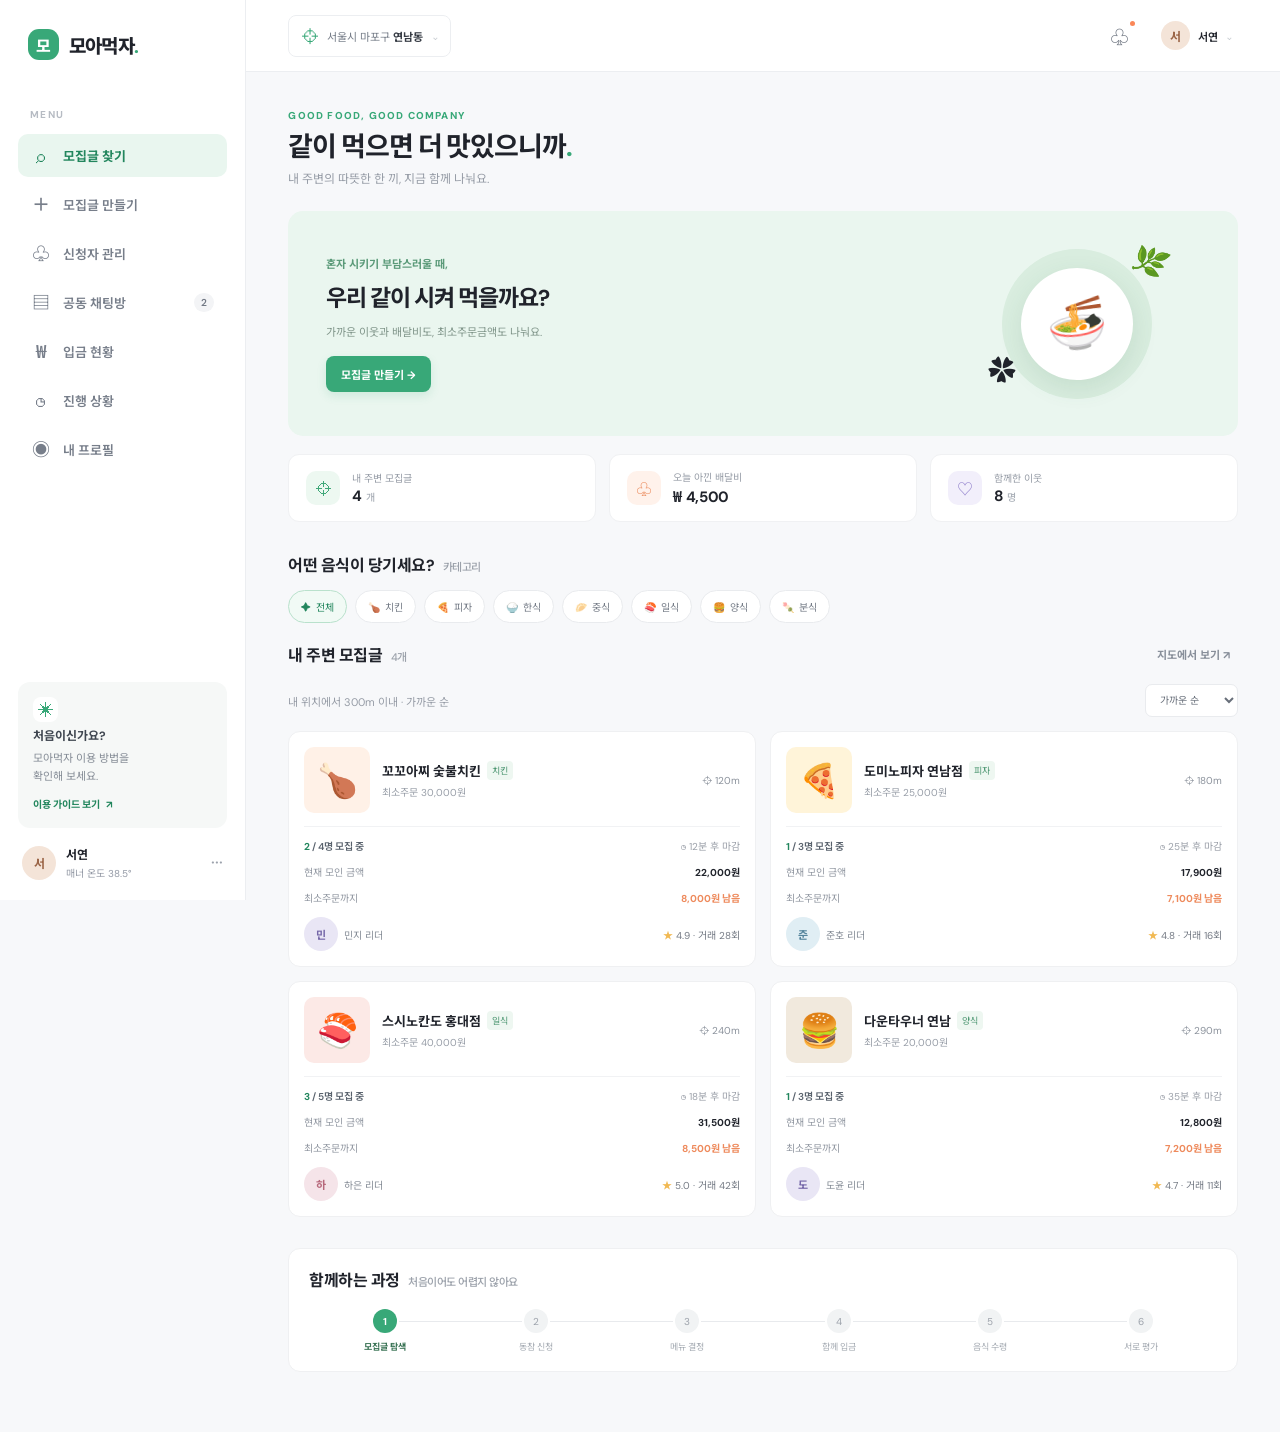
<file: index.html>
<!doctype html>
<html lang="ko">
  <head>
    <meta charset="UTF-8" />
    <meta name="viewport" content="width=device-width, initial-scale=1.0" />
    <meta name="theme-color" content="#f7f8fa" />
    <title>모아먹자 - 같이 시키면 더 맛있으니까</title>
    <link rel="stylesheet" href="styles.css" />
  </head>
  <body>
    <div class="app-shell">
      <aside class="sidebar">
        <a class="brand" href="#" data-page="discover" aria-label="모아먹자 홈">
          <span class="brand-mark">모</span>
          <span>모아먹자<span class="brand-period">.</span></span>
        </a>
        <div class="side-label">MENU</div>
        <nav class="side-nav" aria-label="메인 메뉴">
          <button class="nav-item active" data-page="discover"><span class="nav-icon">⌕</span>모집글 찾기</button>
          <button class="nav-item" data-page="create"><span class="nav-icon">＋</span>모집글 만들기</button>
          <button class="nav-item" data-page="applicants"><span class="nav-icon">♧</span>신청자 관리</button>
          <button class="nav-item" data-page="chat"><span class="nav-icon">▤</span>공동 채팅방<span class="nav-badge">2</span></button>
          <button class="nav-item" data-page="payment"><span class="nav-icon">₩</span>입금 현황</button>
          <button class="nav-item" data-page="delivery"><span class="nav-icon">◷</span>진행 상황</button>
          <button class="nav-item" data-page="profile"><span class="nav-icon">◉</span>내 프로필</button>
        </nav>
        <div class="sidebar-bottom">
          <div class="help-card">
            <span class="help-icon">✳</span>
            <strong>처음이신가요?</strong>
            <span>모아먹자 이용 방법을<br />확인해 보세요.</span>
            <button id="helpButton">이용 가이드 보기 <span>↗</span></button>
          </div>
          <button class="user-mini" data-page="profile">
            <span class="avatar avatar-me">서</span>
            <span class="user-mini-copy"><strong>서연</strong><small>매너 온도 38.5°</small></span>
            <span class="more">···</span>
          </button>
        </div>
      </aside>

      <main class="main-area">
        <header class="topbar">
          <div class="mobile-brand"><span class="brand-mark">모</span> 모아먹자<span class="brand-period">.</span></div>
          <div class="location-pill"><span class="pin">⌖</span><span>서울시 마포구 <strong>연남동</strong></span><span class="chevron">⌄</span></div>
          <div class="topbar-right">
            <button class="icon-button notification" aria-label="알림">♧<i></i></button>
            <button class="top-profile" data-page="profile"><span class="avatar avatar-me">서</span><span>서연</span><span class="chevron">⌄</span></button>
          </div>
        </header>

        <div class="page-content" id="pageContent"></div>
      </main>
    </div>
    <div class="toast" id="toast" role="status" aria-live="polite"></div>
    <div class="modal-backdrop" id="modalBackdrop" hidden>
      <section class="modal" role="dialog" aria-modal="true" aria-labelledby="modalTitle">
        <button class="modal-close" id="modalClose" aria-label="닫기">×</button>
        <div id="modalContent"></div>
      </section>
    </div>
    <script defer src="https://js.tosspayments.com/v1/payment"></script>
    <script defer src="app.js"></script>
  </body>
</html>
</file>
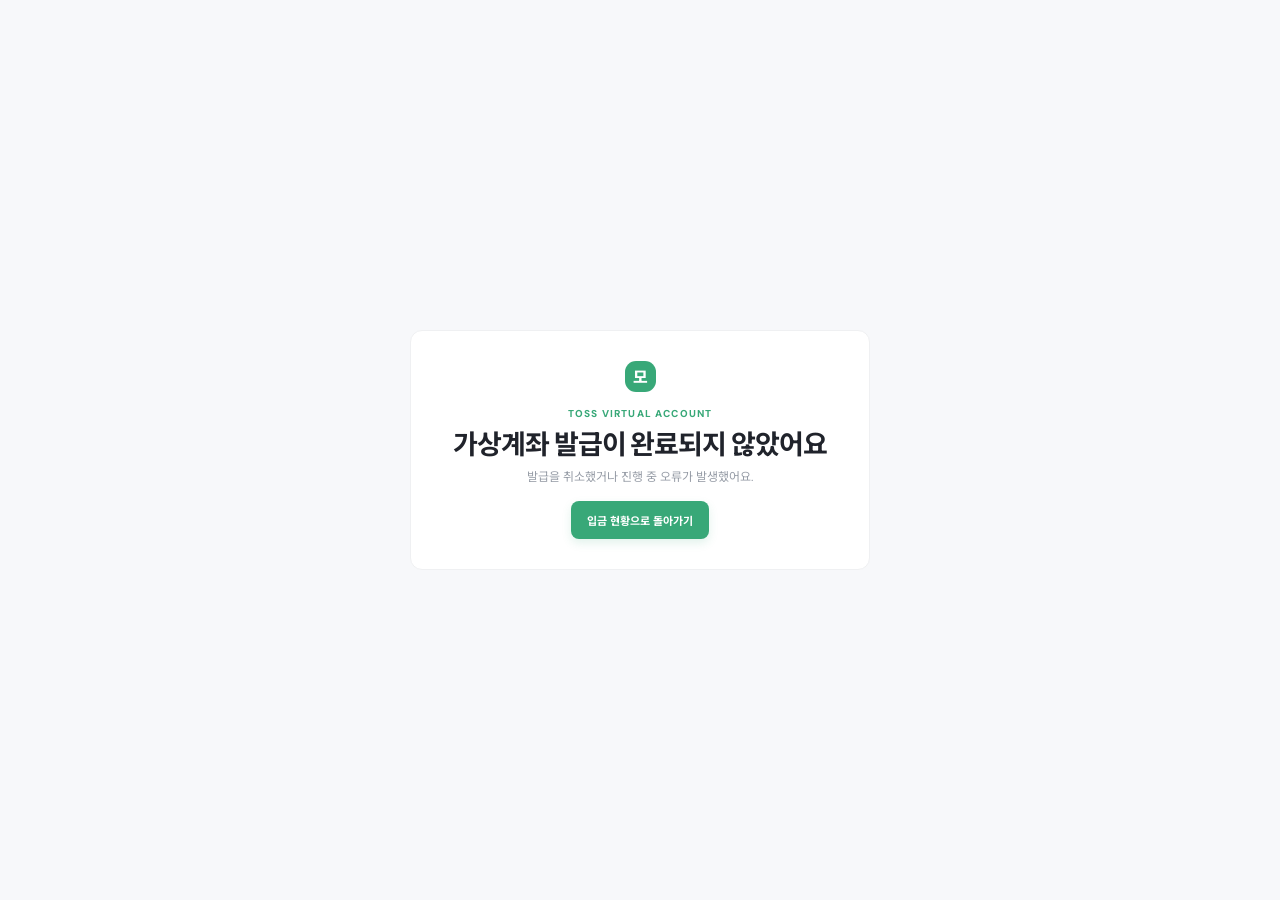
<file: payment-fail.html>
<!doctype html>
<html lang="ko">
  <head>
    <meta charset="UTF-8" />
    <meta name="viewport" content="width=device-width, initial-scale=1.0" />
    <meta name="theme-color" content="#f7f8fa" />
    <title>가상계좌 발급 취소 - 모아먹자</title>
    <link rel="stylesheet" href="/styles.css" />
    <style>
      body { min-height: 100vh; display: grid; place-items: center; padding: 20px; }
      main { width: min(460px, 100%); text-align: center; }
      .page-card { padding: 30px; }
      .primary-button { display: inline-block; margin-top: 16px; }
      #message { white-space: pre-line; }
    </style>
  </head>
  <body>
    <main class="page-card">
      <div class="brand-mark" style="margin:0 auto 15px">모</div>
      <div class="eyebrow">TOSS VIRTUAL ACCOUNT</div>
      <h1>가상계좌 발급이 완료되지 않았어요</h1>
      <p class="subheading" id="message">발급을 취소했거나 진행 중 오류가 발생했어요.</p>
      <a class="primary-button" href="/?page=payment">입금 현황으로 돌아가기</a>
    </main>
    <script>
      const params = new URLSearchParams(location.search);
      const message = document.querySelector("#message");
      const code = params.get("code");
      const text = params.get("message");
      if (code || text) message.textContent = [code, text].filter(Boolean).join(" · ");

      const orderId = params.get("orderId");
      const participantId = params.get("participantId");
      if (orderId && participantId) {
        fetch("/api/virtual-accounts", {
          method: "POST",
          headers: { "Content-Type": "application/json" },
          body: JSON.stringify({ action: "abandon", groupId: "demo-group-0928-03", participantId, orderId })
        });
      }
    </script>
  </body>
</html>
</file>
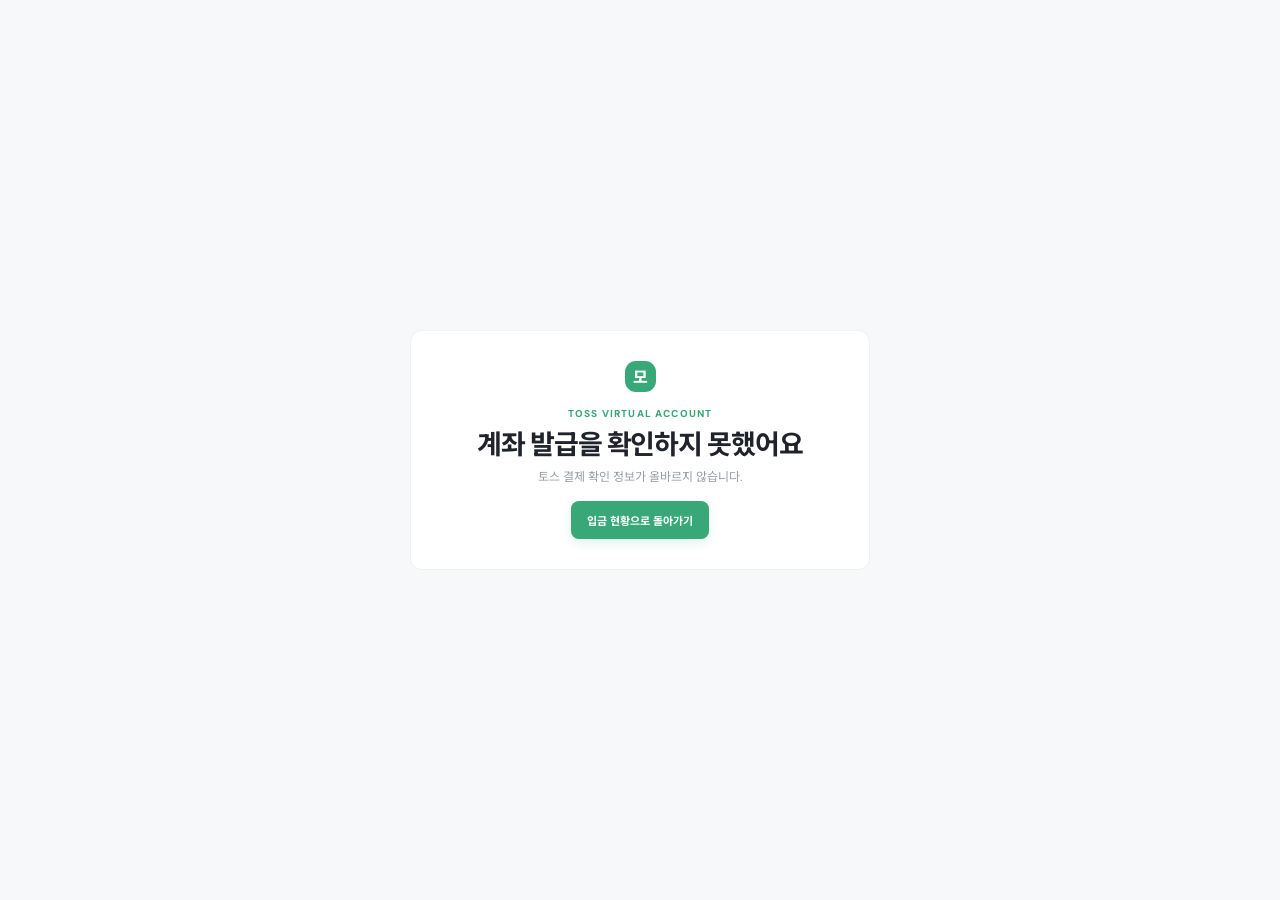
<file: payment-success.html>
<!doctype html>
<html lang="ko">
  <head>
    <meta charset="UTF-8" />
    <meta name="viewport" content="width=device-width, initial-scale=1.0" />
    <meta name="theme-color" content="#f7f8fa" />
    <title>가상계좌 발급 확인 - 모아먹자</title>
    <link rel="stylesheet" href="/styles.css" />
    <style>
      body { min-height: 100vh; display: grid; place-items: center; padding: 20px; }
      main { width: min(460px, 100%); text-align: center; }
      .account-number { overflow-wrap: anywhere; font-size: 21px; font-weight: 800; margin: 16px 0; color: #20232b; }
      #message { white-space: pre-line; }
      .primary-button { display: inline-block; margin-top: 16px; }
      .page-card { padding: 30px; }
    </style>
  </head>
  <body>
    <main class="page-card">
      <div class="brand-mark" style="margin:0 auto 15px">모</div>
      <div class="eyebrow">TOSS VIRTUAL ACCOUNT</div>
      <h1 id="title">가상계좌 발급을 확인하고 있어요</h1>
      <p class="subheading" id="message">토스페이먼츠에 결제 정보를 확인합니다.</p>
      <div id="account" hidden></div>
      <a class="primary-button" href="/?page=payment">입금 현황으로 돌아가기</a>
    </main>
    <script>
      const title = document.querySelector("#title");
      const message = document.querySelector("#message");
      const accountView = document.querySelector("#account");
      const params = new URLSearchParams(location.search);
      const details = {
        paymentKey: params.get("paymentKey"),
        orderId: params.get("orderId"),
        amount: Number(params.get("amount"))
      };

      async function confirmAccount() {
        if (!details.paymentKey || !details.orderId || !Number.isSafeInteger(details.amount)) {
          throw new Error("토스 결제 확인 정보가 올바르지 않습니다.");
        }
        const response = await fetch("/api/confirm-virtual-account", {
          method: "POST",
          headers: { "Content-Type": "application/json" },
          body: JSON.stringify(details)
        });
        const result = await response.json();
        if (!response.ok) throw new Error(result.error || "가상계좌 발급 확인에 실패했습니다.");

        title.textContent = "가상계좌가 발급됐어요";
        message.textContent = "표시된 금액을 입금해 주세요. 입금은 웹훅으로 자동 확인됩니다.";
        accountView.hidden = false;
        accountView.className = "issued-account-card";
        const bankNames = { "06": "KB국민은행", "11": "NH농협은행", "20": "우리은행", "81": "하나은행", "88": "신한은행" };
        const account = result.account;
        const bank = document.createElement("strong");
        bank.textContent = bankNames[account.bankCode] || "가상계좌";
        const number = document.createElement("div");
        number.className = "account-number";
        number.textContent = account.accountNumber || "계좌번호를 확인하지 못했습니다.";
        const amount = document.createElement("span");
        amount.textContent = `입금 금액: ${Number(account.amount).toLocaleString("ko-KR")}원`;
        const dueDate = document.createElement("span");
        dueDate.textContent = `입금 기한: ${account.dueDate || "토스페이먼츠 안내 시간"}`;
        accountView.append(bank, number, amount, dueDate);
      }

      confirmAccount().catch((error) => {
        title.textContent = "계좌 발급을 확인하지 못했어요";
        message.textContent = error.message;
      });
    </script>
  </body>
</html>
</file>
<file: styles.css>
@import url("https://fonts.googleapis.com/css2?family=DM+Sans:wght@400;500;600;700;800&family=Noto+Sans+KR:wght@400;500;600;700;800&display=swap");

:root {
  font-family: "DM Sans", "Noto Sans KR", sans-serif;
  color: #20232b;
  background: #f7f8fa;
  font-synthesis: none;
  text-rendering: optimizeLegibility;
  --ink: #20232b;
  --muted: #9298a4;
  --line: #eceef1;
  --green: #38a878;
  --green-dark: #22865d;
  --green-light: #e9f6ef;
  --orange: #fa8758;
  --shadow: 0 10px 35px rgba(37, 51, 45, .055);
}

* { box-sizing: border-box; }
body { margin: 0; min-width: 320px; }
button, input, select, textarea { font: inherit; }
button { color: inherit; cursor: pointer; }
a { color: inherit; text-decoration: none; }
.app-shell { min-height: 100vh; }
.sidebar { width: 246px; background: #fff; border-right: 1px solid var(--line); position: fixed; inset: 0 auto 0 0; padding: 29px 18px 18px; display: flex; flex-direction: column; z-index: 5; }
.brand { display: flex; align-items: center; gap: 10px; font-size: 19px; font-weight: 800; letter-spacing: -.8px; padding: 0 10px; }
.brand-mark { width: 31px; height: 31px; border-radius: 11px; background: var(--green); color: white; display: inline-flex; justify-content: center; align-items: center; font-size: 16px; font-weight: 800; }
.brand-period { color: var(--green); }
.side-label { color: #b6bbc3; font-size: 10px; letter-spacing: 1.3px; font-weight: 700; margin: 48px 12px 13px; }
.side-nav { display: grid; gap: 6px; }
.nav-item { position: relative; border: 0; background: transparent; color: #777e8a; width: 100%; text-align: left; border-radius: 10px; display: flex; align-items: center; gap: 13px; padding: 12px 13px; font-size: 13px; font-weight: 600; transition: .18s; }
.nav-item:hover { background: #f7f9f8; color: var(--ink); }
.nav-item.active { background: var(--green-light); color: var(--green-dark); font-weight: 700; }
.nav-icon { width: 19px; display: inline-flex; justify-content: center; font-size: 18px; line-height: 1; }
.nav-badge { margin-left: auto; font-size: 10px; background: #f3f4f6; border-radius: 20px; padding: 3px 7px; color: #707783; }
.sidebar-bottom { margin-top: auto; }
.help-card { display: flex; flex-direction: column; background: #f6f8f7; border-radius: 12px; padding: 15px; color: #858c96; font-size: 11px; line-height: 1.7; position: relative; }
.help-card strong { color: #3f4650; font-size: 12px; margin: 4px 0 2px; }
.help-icon { width: 25px; height: 25px; display: grid; place-items: center; border-radius: 8px; color: var(--green); background: white; font-size: 16px; }
.help-card button { background: transparent; padding: 10px 0 0; border: 0; text-align: left; color: var(--green-dark); font-size: 10px; font-weight: 700; }
.help-card button span { margin-left: 4px; }
.user-mini { width: 100%; border: 0; background: white; display: flex; align-items: center; gap: 10px; padding: 17px 4px 2px; text-align: left; }
.avatar { border-radius: 50%; display: inline-grid; place-items: center; flex: 0 0 auto; font-weight: 700; }
.avatar-me { width: 34px; height: 34px; background: #f4e4d8; color: #9b6547; font-size: 12px; }
.user-mini-copy { display: grid; gap: 2px; }
.user-mini-copy strong { font-size: 12px; }
.user-mini-copy small { color: var(--muted); font-size: 10px; }
.more { margin-left: auto; color: #9ca2ac; font-size: 19px; }
.main-area { margin-left: 246px; min-height: 100vh; }
.topbar { height: 72px; background: rgba(255,255,255,.92); border-bottom: 1px solid var(--line); display: flex; align-items: center; justify-content: space-between; padding: 0 4.1%; position: sticky; top: 0; z-index: 4; backdrop-filter: blur(12px); }
.mobile-brand { display: none; }
.location-pill { display: flex; align-items: center; gap: 9px; border: 1px solid var(--line); border-radius: 8px; padding: 9px 12px; color: #777e89; font-size: 11px; }
.location-pill strong { color: #373c45; }
.pin { color: var(--green); font-size: 17px; }
.chevron { color: #aab0b9; font-size: 12px; }
.topbar-right { display: flex; align-items: center; gap: 20px; }
.icon-button, .top-profile { border: 0; background: transparent; }
.icon-button { font-size: 19px; color: #727984; position: relative; }
.notification i { width: 5px; height: 5px; border-radius: 50%; background: var(--orange); position: absolute; right: 0; top: 0; }
.top-profile { display: flex; align-items: center; gap: 8px; font-size: 11px; font-weight: 600; }
.top-profile .avatar { width: 29px; height: 29px; }
.page-content { width: min(1160px, 100%); padding: 37px 4.1% 60px; margin: 0 auto; }
.eyebrow { color: var(--green); font-size: 10px; letter-spacing: 1.2px; font-weight: 800; text-transform: uppercase; }
.page-heading { display: flex; align-items: flex-end; justify-content: space-between; gap: 20px; margin-bottom: 24px; }
h1, h2, h3, p { margin-top: 0; }
h1 { font-size: 27px; letter-spacing: -1.1px; margin: 7px 0 5px; line-height: 1.3; }
.subheading { font-size: 12px; color: #969ca6; margin: 0; }
.primary-button, .secondary-button, .text-button { border-radius: 8px; font-weight: 700; transition: .16s; }
.primary-button { border: 0; background: var(--green); color: white; padding: 11px 16px; font-size: 11px; box-shadow: 0 4px 10px rgba(56,168,120,.15); }
.primary-button:hover { background: var(--green-dark); transform: translateY(-1px); }
.secondary-button { border: 1px solid #e5e8eb; background: #fff; color: #59616d; padding: 10px 14px; font-size: 11px; }
.secondary-button:hover { border-color: #b6ddca; color: var(--green-dark); }
.text-button { border: 0; background: transparent; color: var(--green-dark); padding: 8px; font-size: 11px; }
.hero { border-radius: 15px; background: #eaf6ef; min-height: 202px; display: flex; align-items: center; justify-content: space-between; overflow: hidden; padding: 30px 38px; position: relative; }
.hero-copy { position: relative; z-index: 1; }
.hero-kicker { color: #5b9a79; font-size: 11px; font-weight: 700; margin-bottom: 10px; }
.hero h2 { font-size: 23px; letter-spacing: -1px; line-height: 1.5; margin: 0 0 8px; }
.hero p { color: #80958a; font-size: 11px; margin: 0 0 17px; }
.hero .primary-button { padding: 10px 15px; }
.hero-art { width: 195px; height: 165px; display: grid; place-items: center; position: relative; margin-right: 25px; }
.art-circle { position: absolute; width: 150px; height: 150px; border-radius: 50%; background: #d9eddf; }
.art-plate { position: relative; width: 112px; height: 112px; border-radius: 50%; background: #fff; box-shadow: 0 8px 24px rgba(59,114,82,.12); display: grid; place-items: center; font-size: 49px; transform: rotate(-8deg); }
.art-leaf { position: absolute; font-size: 28px; z-index: 2; }
.art-leaf.one { top: 2px; right: 8px; transform: rotate(29deg); }
.art-leaf.two { left: 7px; bottom: 17px; transform: rotate(-33deg); }
.stat-row { display: grid; grid-template-columns: repeat(3, 1fr); gap: 13px; margin: 18px 0 30px; }
.stat-card { background: #fff; border: 1px solid #f0f1f3; border-radius: 11px; padding: 14px 17px; display: flex; align-items: center; gap: 12px; }
.stat-icon { height: 34px; width: 34px; border-radius: 10px; display: grid; place-items: center; font-size: 16px; }
.stat-icon.mint { background: #edf8f1; color: #40a879; }
.stat-icon.peach { background: #fff2eb; color: #ec9064; }
.stat-icon.lilac { background: #f2effb; color: #9180cc; }
.stat-copy { display: grid; gap: 1px; }
.stat-copy small { color: #969ca6; font-size: 10px; }
.stat-copy strong { font-size: 15px; letter-spacing: -.3px; }
.stat-copy strong em { color: #aab0b8; font-style: normal; font-size: 10px; font-weight: 500; }
.section-title { display: flex; align-items: center; justify-content: space-between; margin: 0 0 14px; }
.section-title h2 { margin: 0; font-size: 16px; letter-spacing: -.5px; }
.section-title h2 span { color: #9ba1aa; font-size: 11px; font-weight: 500; margin-left: 5px; }
.section-title .text-button { color: #888f9a; }
.category-row { display: flex; gap: 8px; flex-wrap: wrap; margin-bottom: 15px; }
.category-chip { border: 1px solid #e9ebee; background: white; border-radius: 30px; padding: 8px 12px; font-size: 10px; color: #747b86; }
.category-chip.active, .category-chip:hover { color: var(--green-dark); border-color: #b9e1cc; background: #f1faf5; }
.category-chip span { margin-right: 5px; }
.list-toolbar { display: flex; align-items: center; justify-content: space-between; margin: 14px 0; }
.list-toolbar span { font-size: 11px; color: #969ca6; }
.sort-select { border: 1px solid #e9ebee; background: white; border-radius: 7px; padding: 8px 10px; font-size: 10px; color: #686f7a; outline: 0; }
.post-grid { display: grid; grid-template-columns: repeat(2, minmax(0, 1fr)); gap: 14px; }
.post-card { background: white; border: 1px solid #eff0f2; border-radius: 12px; padding: 15px; cursor: pointer; transition: .18s; min-width: 0; }
.post-card:hover { transform: translateY(-2px); box-shadow: var(--shadow); border-color: #d9eee2; }
.post-top { display: flex; gap: 12px; align-items: center; }
.food-thumb { width: 66px; height: 66px; border-radius: 10px; flex: 0 0 auto; display: grid; place-items: center; font-size: 33px; }
.food-thumb.chicken { background: #fff1e7; }
.food-thumb.pizza { background: #fff4d9; }
.food-thumb.sushi { background: #fce9e6; }
.food-thumb.burger { background: #f1e9dd; }
.food-thumb.tteok { background: #f9e9e9; }
.food-thumb.noodle { background: #edf2e7; }
.post-head { flex: 1; min-width: 0; }
.post-restaurant { display: flex; align-items: center; gap: 6px; margin-bottom: 4px; }
.post-restaurant strong { font-size: 13px; white-space: nowrap; overflow: hidden; text-overflow: ellipsis; }
.tag { border-radius: 4px; padding: 3px 5px; color: #47936d; background: #eef7f1; font-size: 9px; white-space: nowrap; }
.post-sub { color: #979da7; font-size: 10px; }
.post-distance { color: #8a919b; font-size: 10px; white-space: nowrap; }
.post-meta { display: flex; align-items: center; justify-content: space-between; margin-top: 13px; padding-top: 11px; border-top: 1px solid #f1f2f4; }
.member-count { color: #58616c; font-size: 10px; font-weight: 600; }
.member-count b { color: var(--green-dark); }
.post-deadline { color: #9a9fa8; font-size: 10px; }
.post-money { display: flex; justify-content: space-between; gap: 12px; margin-top: 11px; font-size: 10px; }
.post-money span { color: #9298a2; }
.post-money strong { font-size: 10px; }
.money-need { color: #ee8a5c !important; }
.leader-line { display: flex; align-items: center; gap: 6px; margin-top: 12px; color: #858c96; font-size: 10px; }
.avatar-leader { width: 20px; height: 20px; font-size: 8px; background: #e8e5f3; color: #7264a7; }
.leader-rating { margin-left: auto; color: #747a84; }
.star { color: #f1b953; }
.empty-state { padding: 44px 20px; text-align: center; color: #989ea8; background: #fff; border: 1px solid var(--line); border-radius: 12px; font-size: 12px; grid-column: 1/-1; }
.workflow-card { margin-top: 31px; background: white; border: 1px solid #eff0f2; border-radius: 12px; padding: 18px 20px; }
.workflow-steps { display: grid; grid-template-columns: repeat(6, 1fr); margin-top: 18px; }
.workflow-step { text-align: center; position: relative; color: #a3a9b1; font-size: 9px; }
.workflow-step:not(:last-child):after { content: ""; position: absolute; height: 1px; background: #e8eaed; width: calc(100% - 28px); left: calc(50% + 14px); top: 12px; }
.step-dot { width: 24px; height: 24px; position: relative; z-index: 1; display: grid; place-items: center; border-radius: 50%; background: #f1f3f4; color: #9ba1aa; margin: 0 auto 7px; font-size: 10px; }
.workflow-step.done { color: #56896e; }
.workflow-step.done .step-dot, .workflow-step.current .step-dot { background: var(--green); color: white; }
.workflow-step.current { color: #3b7456; font-weight: 700; }
.page-card { background: white; border: 1px solid #eff0f2; border-radius: 12px; padding: 21px; }
.detail-layout { display: grid; grid-template-columns: minmax(0, 1.5fr) minmax(250px, .8fr); gap: 17px; }
.detail-food { display: flex; gap: 17px; align-items: center; padding-bottom: 19px; border-bottom: 1px solid var(--line); }
.detail-food .food-thumb { width: 100px; height: 100px; font-size: 49px; }
.detail-food h2 { font-size: 19px; margin: 0 0 7px; }
.detail-food p { color: #8f96a0; font-size: 11px; margin: 0; }
.detail-stats { display: grid; grid-template-columns: repeat(3, 1fr); padding: 16px 0; border-bottom: 1px solid var(--line); }
.detail-stat small { display: block; color: #a0a5ad; font-size: 10px; margin-bottom: 5px; }
.detail-stat strong { font-size: 12px; }
.detail-block { padding-top: 17px; }
.detail-block h3 { font-size: 12px; margin: 0 0 9px; }
.detail-block p { font-size: 11px; line-height: 1.8; color: #818894; margin: 0; }
.leader-card { display: flex; align-items: center; gap: 12px; }
.avatar-large { width: 47px; height: 47px; background: #efe5dc; color: #a57452; font-size: 15px; }
.leader-info strong { display: block; font-size: 12px; margin-bottom: 4px; }
.leader-info small { color: #989ea8; font-size: 10px; }
.reputation-row { border-top: 1px solid var(--line); border-bottom: 1px solid var(--line); display: flex; padding: 14px 0; margin: 14px 0; justify-content: space-around; }
.reputation-row div { text-align: center; font-size: 10px; color: #9aa0a9; }
.reputation-row strong { display: block; font-size: 13px; color: #454b54; margin-bottom: 3px; }
.join-note { color: #999fa8; font-size: 10px; text-align: center; margin-top: 9px; }
.form-grid { display: grid; grid-template-columns: repeat(2, 1fr); gap: 15px; }
.form-field { display: grid; gap: 7px; }
.form-field.full { grid-column: 1/-1; }
.form-field label { color: #737a85; font-size: 10px; font-weight: 700; }
.form-field input, .form-field select, .form-field textarea { border: 1px solid #e8eaed; border-radius: 7px; padding: 11px; outline: none; font-size: 11px; color: #3e444d; background: #fff; }
.form-field textarea { resize: vertical; min-height: 75px; }
.form-field input:focus, .form-field select:focus, .form-field textarea:focus { border-color: #82c5a0; box-shadow: 0 0 0 3px #eaf6ef; }
.form-actions { display: flex; justify-content: flex-end; gap: 8px; margin-top: 19px; }
.applicant-row, .participant-row { display: flex; align-items: center; gap: 11px; padding: 13px 0; border-bottom: 1px solid #f0f1f3; }
.applicant-row:last-child, .participant-row:last-child { border-bottom: 0; }
.applicant-copy, .participant-copy { flex: 1; }
.applicant-copy strong, .participant-copy strong { display: block; font-size: 11px; margin-bottom: 4px; }
.applicant-copy small, .participant-copy small { color: #969ca6; font-size: 9px; }
.applicant-actions { display: flex; gap: 5px; }
.applicant-actions button { padding: 7px 9px; font-size: 9px; }
.avatar-purple { background: #e9e6f5; color: #7668a9; width: 34px; height: 34px; font-size: 11px; }
.avatar-blue { background: #e0eef4; color: #55859d; width: 34px; height: 34px; font-size: 11px; }
.avatar-pink { background: #f5e4e9; color: #b7687b; width: 34px; height: 34px; font-size: 11px; }
.chat-layout { display: grid; grid-template-columns: minmax(0, 1.5fr) minmax(240px, .8fr); gap: 15px; }
.chat-panel { background: white; border: 1px solid #eff0f2; border-radius: 12px; overflow: hidden; }
.chat-header { padding: 16px 18px; border-bottom: 1px solid var(--line); display: flex; align-items: center; justify-content: space-between; }
.chat-header strong { display: block; font-size: 12px; margin-bottom: 4px; }
.chat-header small { color: #9299a3; font-size: 10px; }
.online-dots { display: flex; }
.online-dots .avatar { width: 26px; height: 26px; border: 2px solid white; margin-left: -6px; font-size: 8px; }
.chat-status { background: #f8fbf9; color: #6c9b7e; padding: 8px 17px; font-size: 9px; border-bottom: 1px solid #eff2ef; }
.chat-messages { min-height: 300px; padding: 17px; display: flex; flex-direction: column; gap: 12px; background: #fdfdfd; }
.chat-message { display: flex; align-items: flex-end; gap: 7px; max-width: 85%; }
.chat-message.mine { align-self: flex-end; flex-direction: row-reverse; }
.chat-message .avatar { width: 24px; height: 24px; font-size: 8px; }
.bubble { padding: 9px 11px; border-radius: 10px 10px 10px 2px; background: #f0f2f3; color: #4e545d; font-size: 10px; line-height: 1.6; }
.mine .bubble { background: #e8f5ec; border-radius: 10px 10px 2px 10px; }
.message-time { color: #b0b5bd; font-size: 8px; white-space: nowrap; }
.chat-input { padding: 12px; border-top: 1px solid var(--line); display: flex; gap: 8px; }
.chat-input input { flex: 1; border: 1px solid #e9ebee; border-radius: 7px; padding: 10px; font-size: 10px; outline: 0; }
.chat-input button { width: 36px; border: 0; border-radius: 7px; background: var(--green); color: white; }
.menu-order { margin-top: 13px; }
.order-line { display: flex; justify-content: space-between; border-bottom: 1px solid #f0f1f3; padding: 10px 0; font-size: 10px; color: #6f7680; }
.order-total { display: flex; justify-content: space-between; padding-top: 13px; font-size: 11px; font-weight: 700; }
.order-total strong { color: var(--green-dark); }
.payment-total { background: #eff8f2; border-radius: 10px; padding: 18px; }
.payment-total small { color: #7c9e88; font-size: 10px; }
.payment-total strong { display: block; font-size: 24px; margin-top: 5px; letter-spacing: -.6px; }
.payment-total strong span { font-size: 13px; }
.status-pill { border-radius: 20px; display: inline-block; padding: 5px 8px; font-size: 9px; font-weight: 700; }
.status-paid { background: #edf7f0; color: #42916a; }
.status-pending { background: #fff4e9; color: #d68a49; }
.status-canceled { background: #f1f2f4; color: #747b86; }
.account-action:disabled { color: #a6abb3; background: #f7f8f9; cursor: not-allowed; }
.cancellation-notice { background: #fff5f1; color: #8c6a5d; }
.cancellation-notice strong { color: #9c563c; }
.participant-row .amount { font-size: 11px; font-weight: 700; margin-right: 9px; }
.payment-participant { gap: 8px; }
.account-action { padding: 7px 9px; white-space: nowrap; }
.bank-select-field { margin-top: 17px; }
.account-info-box { display: grid; gap: 5px; background: #f5f8f6; color: #7e8790; border-radius: 9px; padding: 13px; margin-top: 14px; font-size: 10px; line-height: 1.6; overflow-wrap: anywhere; }
.account-info-box strong { color: #4d725b; font-size: 11px; }
.issued-account-card { background: #f6f8f7; border-radius: 10px; padding: 15px; display: grid; gap: 9px; color: #767d87; font-size: 10px; }
.issued-account-card > strong { color: #343a42; font-size: 12px; }
.issued-account-card > span { display: flex; justify-content: space-between; gap: 10px; }
.issued-account-card > span b { color: #343a42; text-align: right; }
.issued-account-number { color: #252a30; font-size: 17px; font-weight: 800; letter-spacing: .5px; overflow-wrap: anywhere; }
.issued-account-card .secondary-button { justify-self: start; }
.progress-track { height: 6px; border-radius: 5px; background: #edf0f0; overflow: hidden; margin: 13px 0 6px; }
.progress-fill { height: 100%; background: var(--green); border-radius: inherit; transition: width .25s; }
.progress-caption { display: flex; justify-content: space-between; color: #9299a3; font-size: 9px; }
.timeline { display: grid; grid-template-columns: repeat(6, 1fr); padding: 18px 0 8px; }
.timeline-step { text-align: center; position: relative; color: #a3a9b1; font-size: 9px; }
.timeline-step:not(:last-child):after { content: ""; position: absolute; height: 2px; width: calc(100% - 27px); top: 12px; left: calc(50% + 14px); background: #e8eaed; }
.timeline-step.done:not(:last-child):after { background: #83c6a2; }
.timeline-step .step-dot { border: 0; }
.timeline-step.done .step-dot, .timeline-step.current .step-dot { background: var(--green); color: white; }
.timeline-step.current { color: #3b7456; font-weight: 700; }
.delivery-summary { display: grid; grid-template-columns: 1fr 1fr; gap: 12px; margin-top: 14px; }
.summary-tile { border-radius: 9px; padding: 14px; background: #f8f9fa; }
.summary-tile small { display: block; color: #979da6; font-size: 9px; margin-bottom: 6px; }
.summary-tile strong { font-size: 11px; }
.profile-hero { display: flex; align-items: center; gap: 17px; }
.profile-hero .avatar { width: 66px; height: 66px; font-size: 20px; }
.profile-hero h2 { font-size: 18px; margin: 0 0 4px; }
.profile-hero p { color: #9097a1; font-size: 10px; margin: 0; }
.profile-numbers { display: grid; grid-template-columns: repeat(3, 1fr); margin-top: 21px; padding-top: 18px; border-top: 1px solid var(--line); }
.profile-numbers div { color: #9aa0a9; text-align: center; font-size: 10px; border-right: 1px solid var(--line); }
.profile-numbers div:last-child { border: 0; }
.profile-numbers strong { display: block; font-size: 17px; color: #343941; margin-bottom: 4px; }
.review-item { padding: 13px 0; border-bottom: 1px solid #f0f1f3; }
.review-item:last-child { border-bottom: 0; }
.review-item p { color: #6c737d; font-size: 10px; margin: 7px 0; }
.review-item small { color: #a2a8b0; font-size: 9px; }
.toast { position: fixed; bottom: 24px; left: 50%; transform: translate(-50%, 15px); background: #252a30; color: white; font-size: 11px; border-radius: 8px; padding: 12px 17px; opacity: 0; pointer-events: none; transition: .22s; z-index: 20; box-shadow: 0 8px 25px #20232b30; }
.toast.visible { opacity: 1; transform: translate(-50%, 0); }
.modal-backdrop { position: fixed; inset: 0; background: rgba(30,36,34,.35); display: grid; place-items: center; padding: 20px; z-index: 10; }
.modal-backdrop[hidden] { display: none; }
.modal { width: min(450px, 100%); background: white; border-radius: 14px; padding: 25px; position: relative; box-shadow: 0 20px 70px #2223; max-height: 90vh; overflow: auto; }
.modal-close { position: absolute; top: 11px; right: 14px; border: 0; background: transparent; font-size: 24px; color: #a3a8b0; }
.modal h2 { font-size: 18px; margin: 4px 0 7px; letter-spacing: -.5px; }
.modal p { font-size: 11px; color: #969ca6; line-height: 1.7; }
.modal .primary-button { width: 100%; margin-top: 14px; }
.rating-stars { display: flex; gap: 6px; font-size: 28px; color: #e5e7e9; margin: 15px 0; }
.rating-stars button { border: 0; background: transparent; padding: 0; color: inherit; font-size: inherit; }
.rating-stars button.selected { color: #f1b953; }

@media (min-width: 1440px) { .page-content { padding-left: 48px; padding-right: 48px; } }
@media (max-width: 1050px) {
  .sidebar { width: 210px; }
  .main-area { margin-left: 210px; }
  .page-content { padding-left: 3%; padding-right: 3%; }
  .hero { padding-left: 27px; }
  .hero-art { margin-right: 0; }
}
@media (max-width: 760px) {
  .sidebar { width: 64px; padding: 19px 8px 12px; align-items: center; }
  .brand { padding: 0; }
  .brand > span:last-child, .side-label, .nav-item:not(.active) { font-size: 0; }
  .brand > span:last-child, .sidebar-bottom, .nav-item .nav-badge { display: none; }
  .side-nav { width: 100%; margin-top: 34px; }
  .nav-item { justify-content: center; padding: 12px 0; }
  .nav-item.active { font-size: 0; }
  .nav-icon { font-size: 18px; }
  .main-area { margin-left: 64px; }
  .topbar { height: 60px; padding: 0 17px; }
  .mobile-brand { display: flex; align-items: center; gap: 7px; font-size: 13px; font-weight: 800; }
  .mobile-brand .brand-mark { width: 26px; height: 26px; font-size: 13px; }
  .location-pill { font-size: 0; border: 0; padding: 5px; }
  .location-pill .pin { font-size: 19px; }
  .location-pill .chevron { display: none; }
  .topbar-right { gap: 9px; }
  .top-profile { font-size: 0; gap: 0; }
  .top-profile .chevron { display: none; }
  .page-content { padding: 25px 18px 40px; }
  .hero { min-height: 180px; padding: 22px; }
  .hero h2 { font-size: 19px; }
  .hero-art { width: 120px; transform: scale(.78); transform-origin: center right; margin-left: -25px; }
  .stat-row { gap: 7px; }
  .stat-card { padding: 10px 8px; gap: 7px; }
  .stat-icon { width: 29px; height: 29px; }
  .stat-copy small { font-size: 8px; }
  .stat-copy strong { font-size: 12px; }
  .post-grid { grid-template-columns: 1fr; }
  .detail-layout, .chat-layout { grid-template-columns: 1fr; }
}
@media (max-width: 480px) {
  .page-heading { align-items: flex-start; }
  h1 { font-size: 23px; }
  .page-heading > .primary-button { padding: 9px 10px; font-size: 9px; white-space: nowrap; }
  .hero-art { width: 83px; margin-right: -21px; transform: scale(.63); }
  .hero-copy { max-width: 76%; }
  .hero h2 { font-size: 16px; }
  .hero p { font-size: 9px; }
  .workflow-steps, .timeline { grid-template-columns: repeat(3, 1fr); row-gap: 13px; }
  .workflow-step:not(:last-child):after, .timeline-step:not(:last-child):after { display: none; }
  .form-grid { grid-template-columns: 1fr; }
  .form-field.full { grid-column: auto; }
  .payment-participant { flex-wrap: wrap; }
  .payment-participant .participant-copy { min-width: 90px; }
  .payment-participant .account-action { margin-left: auto; }
  .delivery-summary { grid-template-columns: 1fr; }
  .detail-food .food-thumb { width: 75px; height: 75px; font-size: 39px; }
}
</file>
